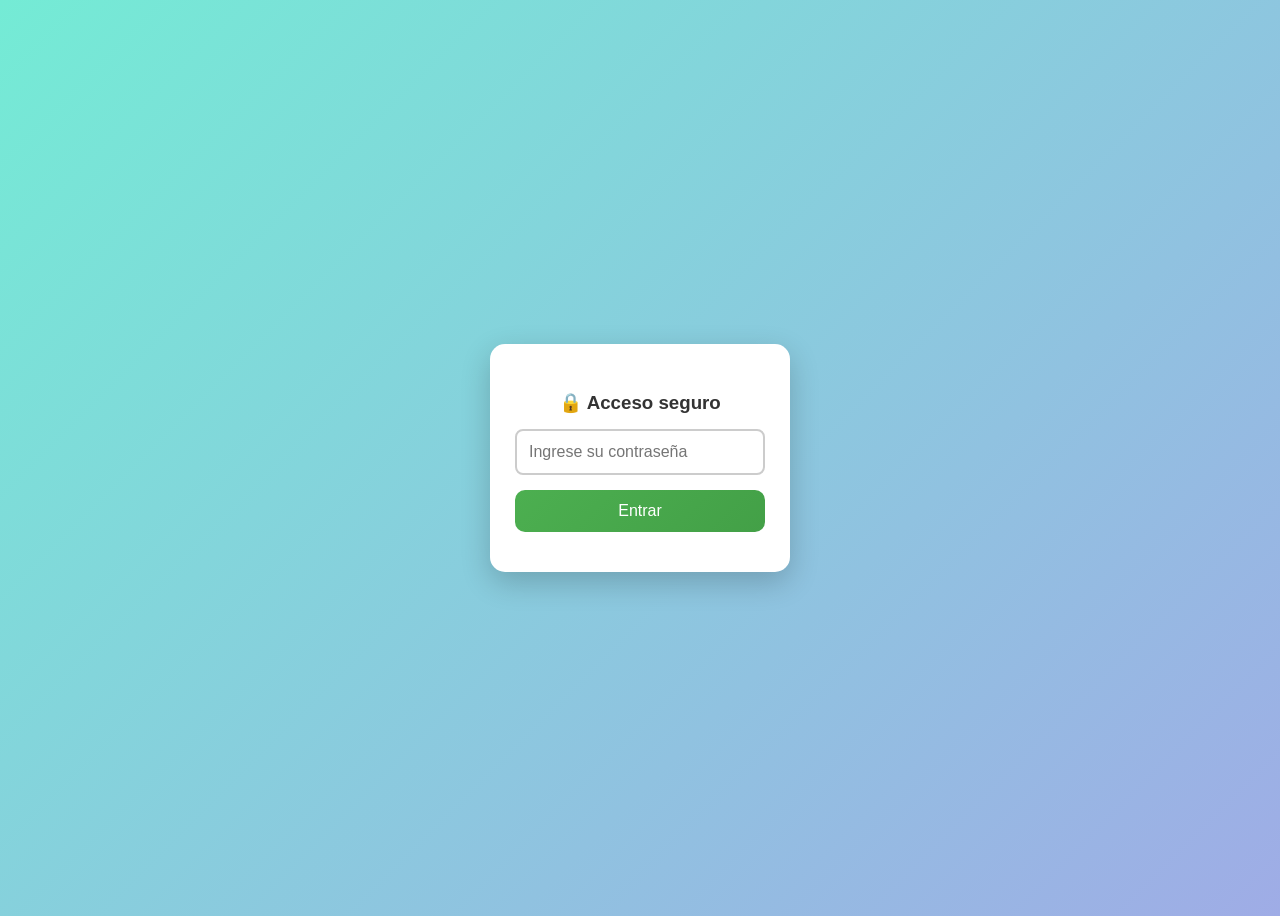
<file: index.html>
<!DOCTYPE html>
<html lang="es">
<head>
    <meta charset="UTF-8">
    <title>Acceso</title>
    <meta name="viewport" content="width=device-width, initial-scale=1.0">

    <!-- SOLO ESTE CSS -->
    <link rel="stylesheet" href="css/login.css">
</head>

<body>

    <div class="box" id="login">
        <h3>🔒 Acceso seguro</h3>

        <input 
            type="password" 
            id="clave" 
            placeholder="Ingrese su contraseña"
            onkeydown="enterPresionado(event)"
        >

        <button onclick="validar()">Entrar</button>

        <div class="error" id="error"></div>
    </div>

    <div class="box bienvenida" id="bienvenida" style="display:none;">
        <h2>✨ Bienvenido José</h2>
        <p>Redirigiendo...</p>
    </div>

    <script src="js/login.js"></script>
</body>
</html>
</file>
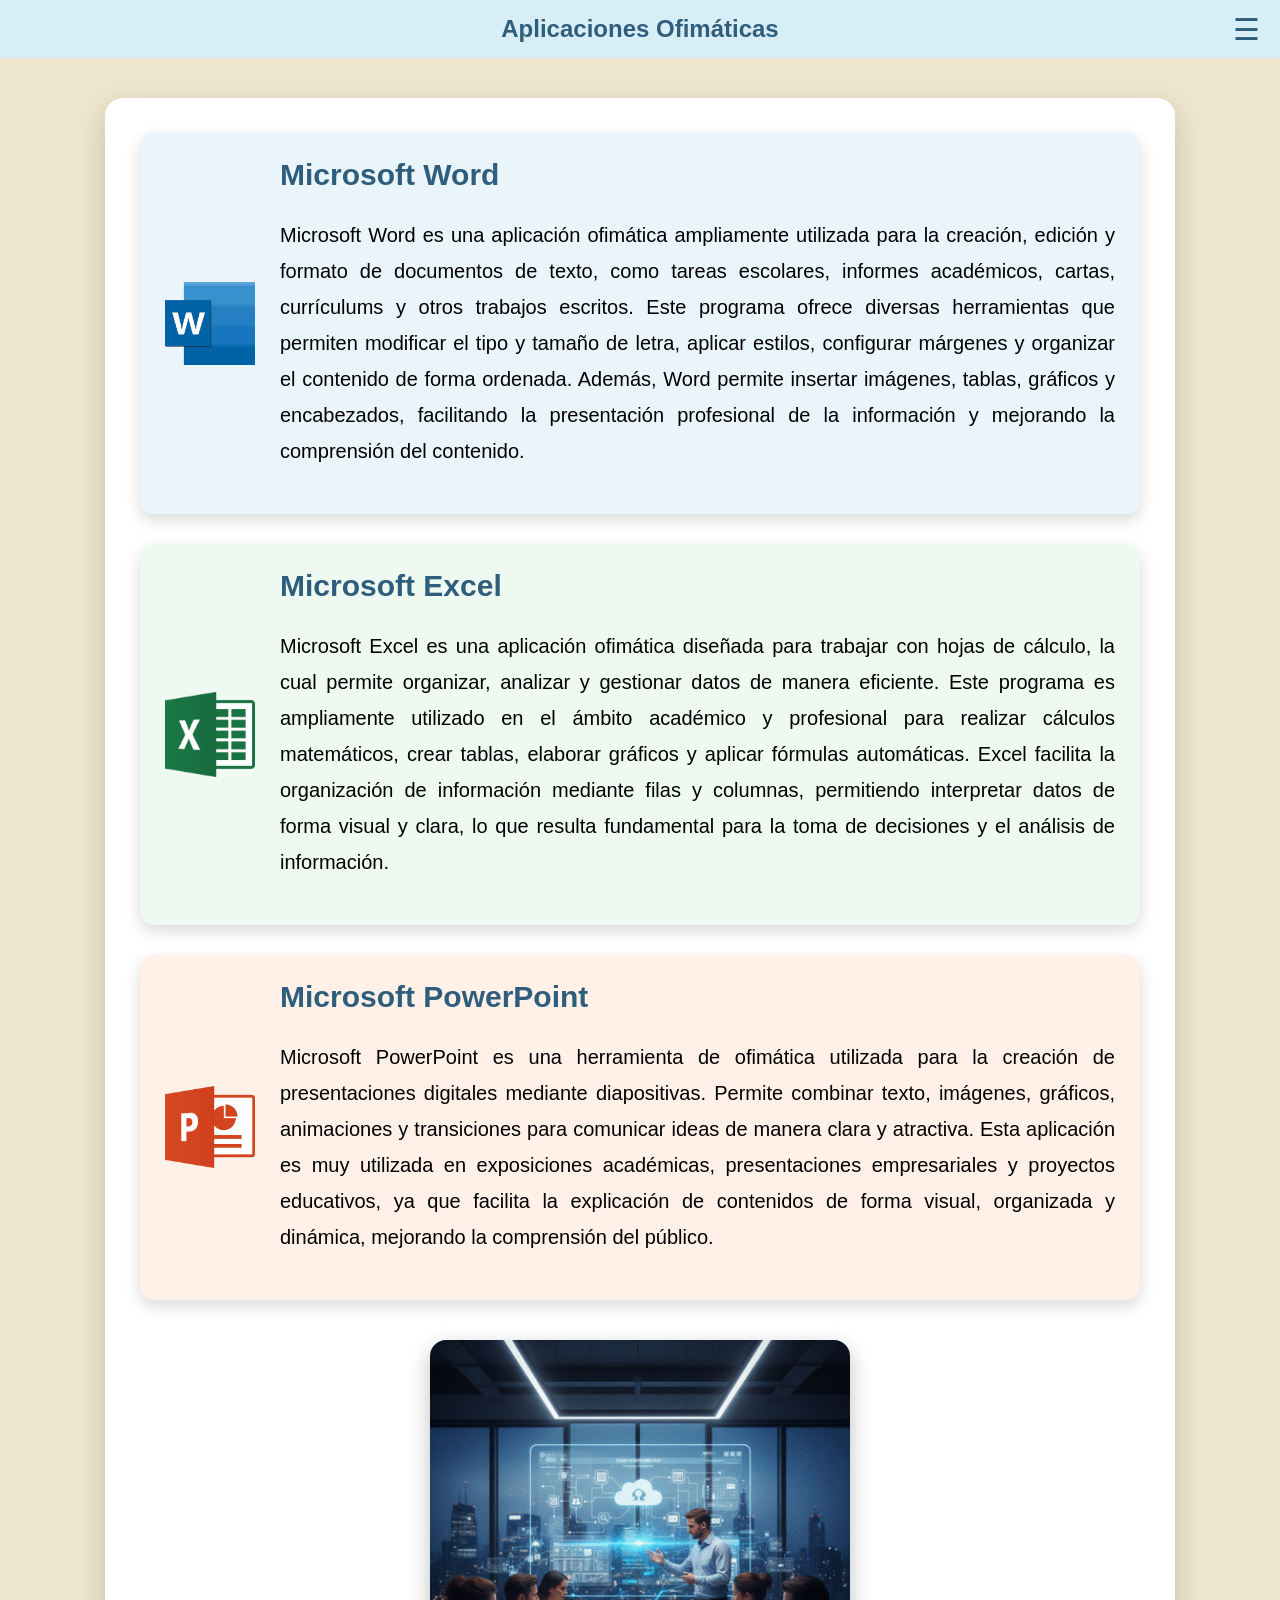
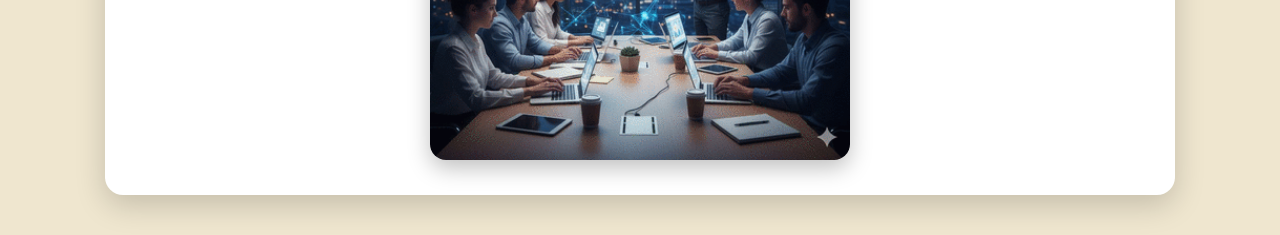
<file: aplicaciones-ofimaticas.html>
<!DOCTYPE html>
<html lang="es">
<head>
<meta charset="UTF-8">
<title>Aplicaciones Ofimáticas</title>
<meta name="viewport" content="width=device-width, initial-scale=1.0">
<link rel="stylesheet" href="css/style.css">
</head>

<body>

<header>
  <h1>Aplicaciones Ofimáticas</h1>
  <div class="hamburger" onclick="toggleMenu()">☰</div>
</header>

<!-- MENÚ -->
<div class="menu-overlay" id="menu">
  <div class="close-btn" onclick="toggleMenu()">✖</div>
  <ul>
    <li><a href="introduccion.html" onclick="toggleMenu()">Introducción</a></li>
    <li><a href="objetivos.html" onclick="toggleMenu()">Objetivos</a></li>
    <li><a href="descripcion-general.html" onclick="toggleMenu()">Descripción General</a></li>
    <li><a href="aplicaciones-ofimaticas.html" onclick="toggleMenu()">Aplicaciones Ofimáticas</a></li>
    <li><a href="glosario.html" onclick="toggleMenu()">Glosario</a></li>
    <li><a href="practica.html" onclick="toggleMenu()">Práctica</a></li>
  </ul>
</div>

<section class="contenido">

  <!-- WORD -->
  <div class="app-card word">
    <img src="images/word.jpg" alt="Microsoft Word">
    <div>
     <h2>Microsoft Word</h2>
		<p class="justify">
		  Microsoft Word es una aplicación ofimática ampliamente utilizada para la creación,
		  edición y formato de documentos de texto, como tareas escolares, informes académicos,
		  cartas, currículums y otros trabajos escritos. Este programa ofrece diversas
		  herramientas que permiten modificar el tipo y tamaño de letra, aplicar estilos,
		  configurar márgenes y organizar el contenido de forma ordenada. Además, Word permite
		  insertar imágenes, tablas, gráficos y encabezados, facilitando la presentación
		  profesional de la información y mejorando la comprensión del contenido.
		</p>

    </div>
  </div>

  <!-- EXCEL -->
  <div class="app-card excel">
    <div>
	<h2>Microsoft Excel</h2>
		<p class="justify">
		  Microsoft Excel es una aplicación ofimática diseñada para trabajar con hojas de
		  cálculo, la cual permite organizar, analizar y gestionar datos de manera eficiente.
		  Este programa es ampliamente utilizado en el ámbito académico y profesional para
		  realizar cálculos matemáticos, crear tablas, elaborar gráficos y aplicar fórmulas
		  automáticas. Excel facilita la organización de información mediante filas y columnas,
		  permitiendo interpretar datos de forma visual y clara, lo que resulta fundamental
		  para la toma de decisiones y el análisis de información.
		</p>

    </div>
    <img src="images/excel.jpg" alt="Microsoft Excel">
  </div>

  <!-- POWERPOINT -->
  <div class="app-card powerpoint">
    <img src="images/point.jpg" alt="Microsoft PowerPoint">
    <div>
	<h2>Microsoft PowerPoint</h2>
		<p class="justify">
		  Microsoft PowerPoint es una herramienta de ofimática utilizada para la creación de
		  presentaciones digitales mediante diapositivas. Permite combinar texto, imágenes,
		  gráficos, animaciones y transiciones para comunicar ideas de manera clara y atractiva.
		  Esta aplicación es muy utilizada en exposiciones académicas, presentaciones
		  empresariales y proyectos educativos, ya que facilita la explicación de contenidos
		  de forma visual, organizada y dinámica, mejorando la comprensión del público.
		</p>

    </div>
  </div>

  <!-- IMAGEN FINAL -->
  <div class="imagen-final">
    <img src="images/gif-descri.gif" alt="Trabajo colaborativo con herramientas ofimáticas">
  </div>

</section>

<script src="js/menu.js"></script>
</body>
</html>
</file>
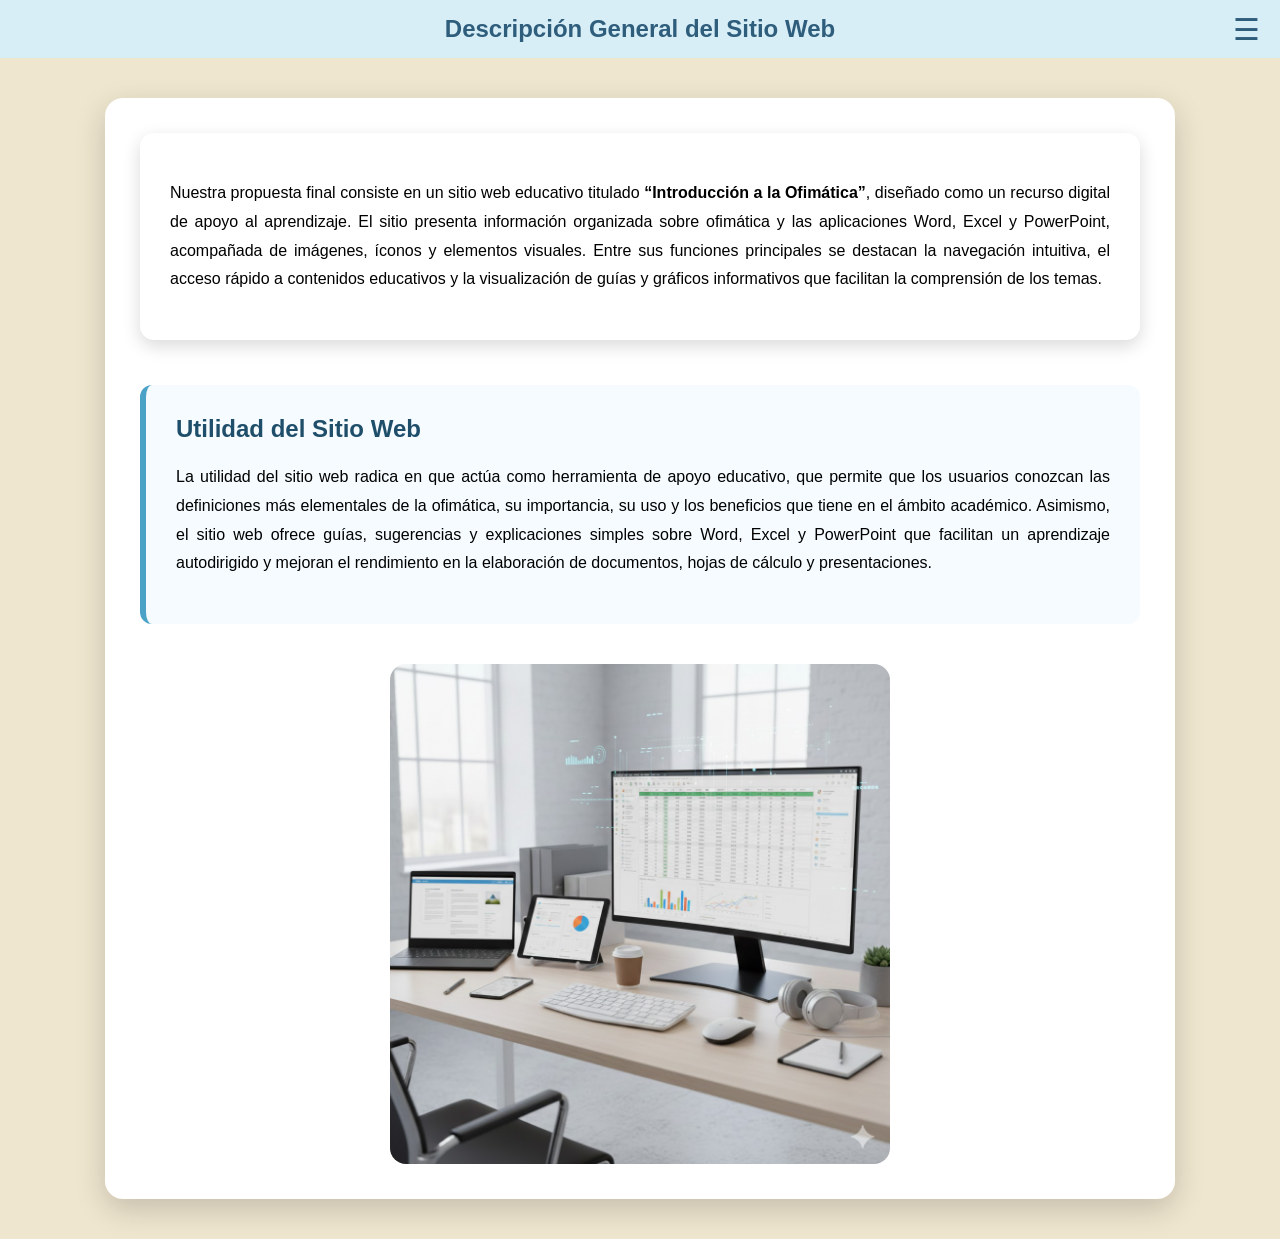
<file: descripcion-general.html>
<!DOCTYPE html>
<html lang="es">
<head>
<meta charset="UTF-8">
<title>Descripción General</title>
<meta name="viewport" content="width=device-width, initial-scale=1.0">
<link rel="stylesheet" href="css/style.css">
</head>

<body>

<header>
  <h1>Descripción General del Sitio Web</h1>
  <div class="hamburger" onclick="toggleMenu()">☰</div>
</header>

<div class="menu-overlay" id="menu">
  <div class="close-btn" onclick="toggleMenu()">✖</div>
  <ul>
    <li><a href="introduccion.html" onclick="toggleMenu()">Introducción</a></li>
    <li><a href="objetivos.html" onclick="toggleMenu()">Objetivos</a></li>
    <li><a href="descripcion-general.html" onclick="toggleMenu()">Descripción General</a></li>
    <li><a href="aplicaciones-ofimaticas.html" onclick="toggleMenu()">Aplicaciones Ofimáticas</a></li>
    <li><a href="glosario.html" onclick="toggleMenu()">Glosario</a></li>
    <li><a href="practica.html" onclick="toggleMenu()">Práctica</a></li>
  </ul>
</div>

<section class="contenido">

  <!-- DESCRIPCIÓN -->
  <div class="card-descripcion">
    <p class="justify">
      Nuestra propuesta final consiste en un sitio web educativo titulado
      <b>“Introducción a la Ofimática”</b>, diseñado como un recurso digital de apoyo
      al aprendizaje. El sitio presenta información organizada sobre ofimática y las
      aplicaciones Word, Excel y PowerPoint, acompañada de imágenes, íconos y elementos
      visuales. Entre sus funciones principales se destacan la navegación intuitiva,
      el acceso rápido a contenidos educativos y la visualización de guías y gráficos
      informativos que facilitan la comprensión de los temas.
    </p>
  </div>
  <!-- UTILIDAD -->
  <div class="utilidad-box">
    <h2>Utilidad del Sitio Web</h2>
    <p class="justify">
      La utilidad del sitio web radica en que actúa como herramienta de apoyo educativo,
      que permite que los usuarios conozcan las definiciones más elementales de la
      ofimática, su importancia, su uso y los beneficios que tiene en el ámbito académico.
      Asimismo, el sitio web ofrece guías, sugerencias y explicaciones simples sobre Word,
      Excel y PowerPoint que facilitan un aprendizaje autodirigido y mejoran el rendimiento
      en la elaboración de documentos, hojas de cálculo y presentaciones.
    </p>
  </div>

  <!-- IMAGEN -->
  <div class="imagen-descripcion">
    <img src="images/descrip1.jpg" alt="Trabajo colaborativo">
  </div>

</section>

<script src="js/menu.js"></script>
</body>
</html>
</file>
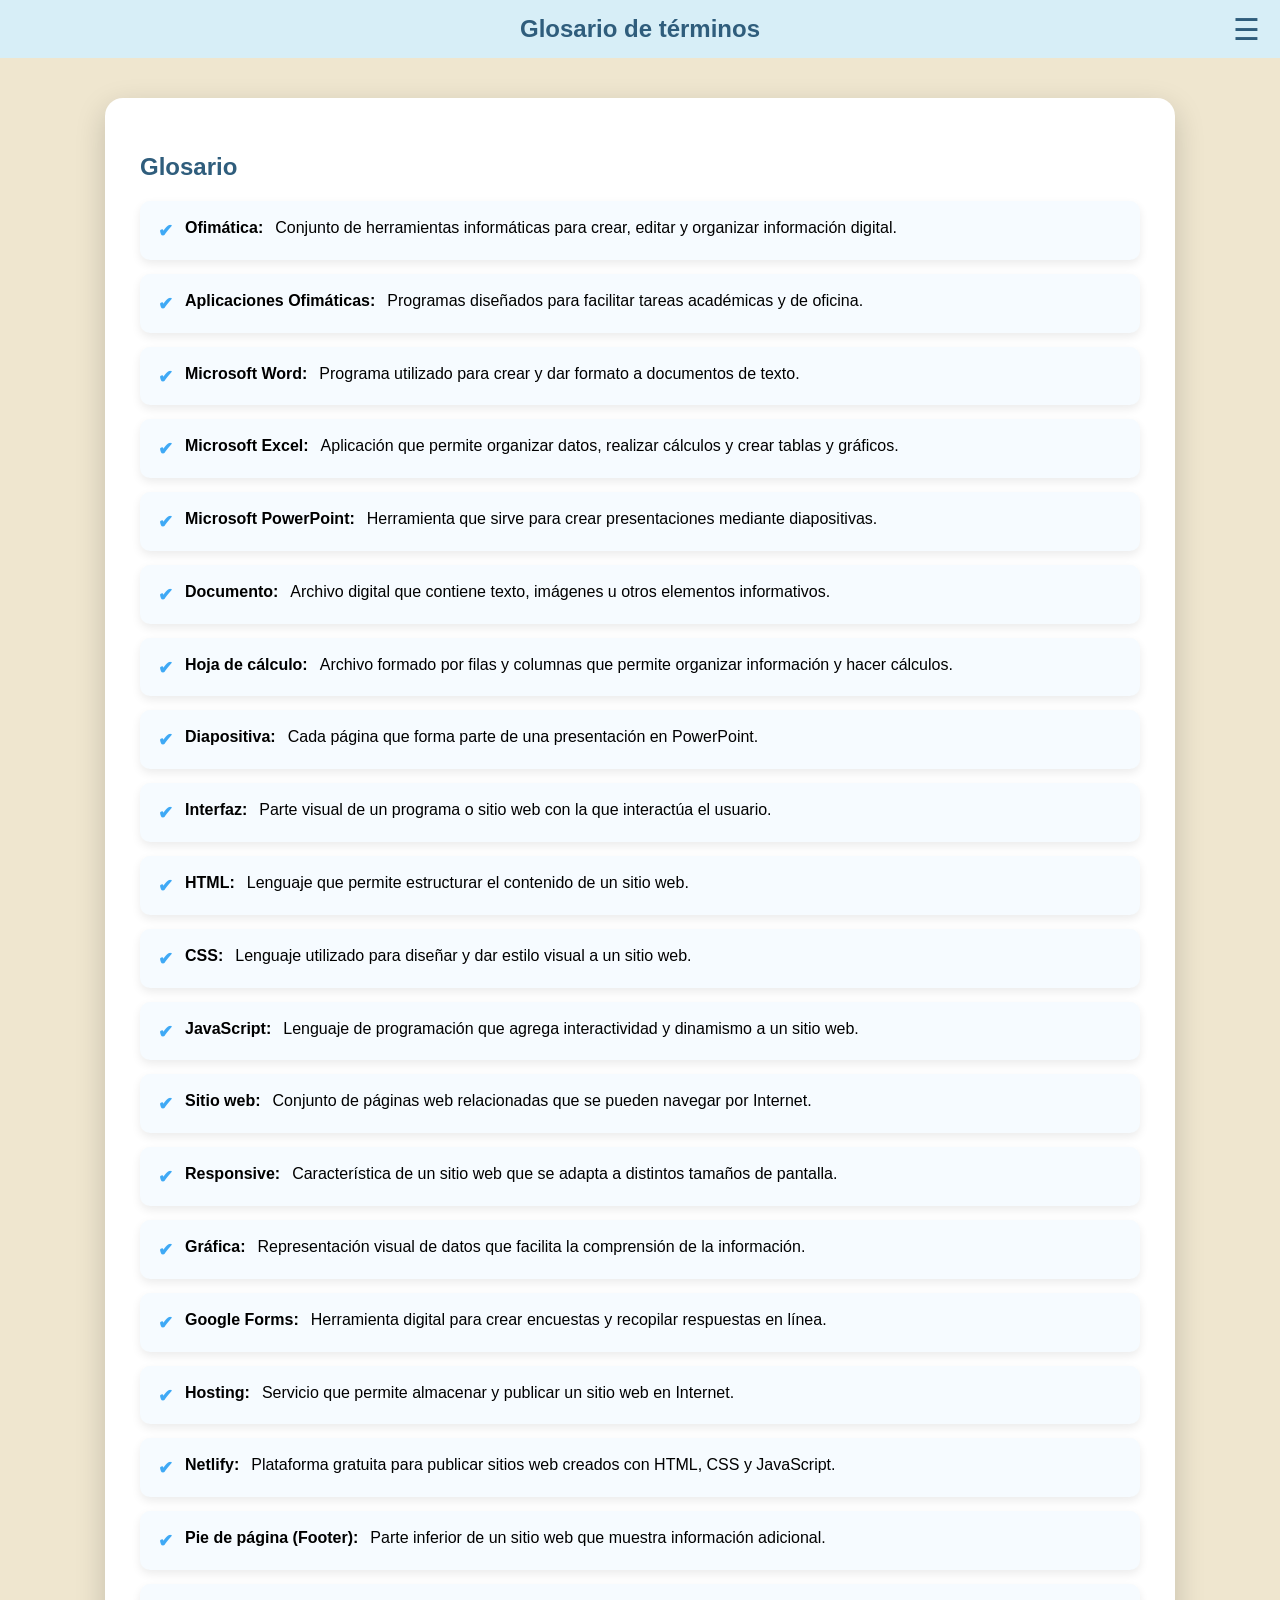
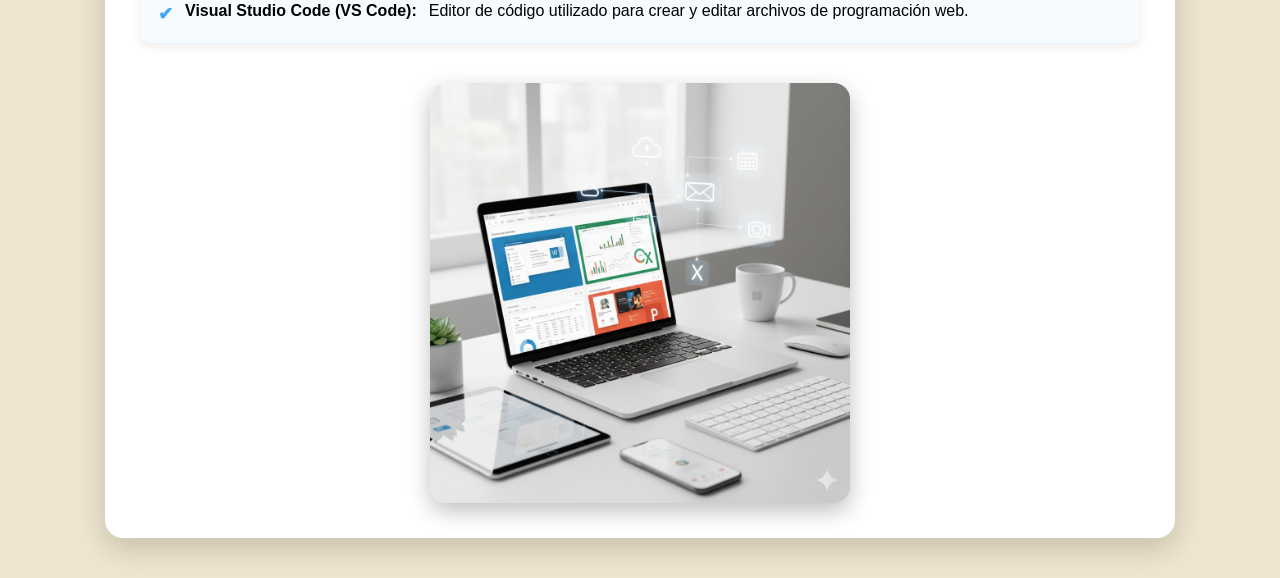
<file: glosario.html>
<!DOCTYPE html>
<html lang="es">
<head>
<meta charset="UTF-8">
<meta name="viewport" content="width=device-width, initial-scale=1.0">
<title>Glosario de términos</title>
<link rel="stylesheet" href="css/style.css">
</head>

<body>

<header>
    <h1>Glosario de términos</h1>
    <div class="hamburger" onclick="toggleMenu()">☰</div>
</header>

<!-- MENÚ -->
<div class="menu-overlay" id="menu">
    <div class="close-btn" onclick="toggleMenu()">✖</div>
    <ul>
        <li><a href="introduccion.html" onclick="toggleMenu()">Introducción</a></li>
        <li><a href="objetivos.html" onclick="toggleMenu()">Objetivos</a></li>
        <li><a href="descripcion-general.html" onclick="toggleMenu()">Descripción General</a></li>
        <li><a href="aplicaciones-ofimaticas.html" onclick="toggleMenu()">Aplicaciones Ofimáticas</a></li>
        <li><a href="glosario.html" onclick="toggleMenu()">Glosario de términos</a></li>
        <li><a href="practica.html" onclick="toggleMenu()">Práctica</a></li>
    </ul>
</div>

<section class="contenido">

    <h2 class="titulo-glosario">Glosario</h2>

    <ul class="lista-glosario">
        <li><span class="check">✔</span><b> Ofimática:</b> Conjunto de herramientas informáticas para crear, editar y organizar información digital.</li>
        <li><span class="check">✔</span><b> Aplicaciones Ofimáticas:</b> Programas diseñados para facilitar tareas académicas y de oficina.</li>
        <li><span class="check">✔</span><b> Microsoft Word:</b> Programa utilizado para crear y dar formato a documentos de texto.</li>
        <li><span class="check">✔</span><b> Microsoft Excel:</b> Aplicación que permite organizar datos, realizar cálculos y crear tablas y gráficos.</li>
        <li><span class="check">✔</span><b> Microsoft PowerPoint:</b> Herramienta que sirve para crear presentaciones mediante diapositivas.</li>
        <li><span class="check">✔</span><b> Documento:</b> Archivo digital que contiene texto, imágenes u otros elementos informativos.</li>
        <li><span class="check">✔</span><b> Hoja de cálculo:</b> Archivo formado por filas y columnas que permite organizar información y hacer cálculos.</li>
        <li><span class="check">✔</span><b> Diapositiva:</b> Cada página que forma parte de una presentación en PowerPoint.</li>
        <li><span class="check">✔</span><b> Interfaz:</b> Parte visual de un programa o sitio web con la que interactúa el usuario.</li>
        <li><span class="check">✔</span><b> HTML:</b> Lenguaje que permite estructurar el contenido de un sitio web.</li>
        <li><span class="check">✔</span><b> CSS:</b> Lenguaje utilizado para diseñar y dar estilo visual a un sitio web.</li>
        <li><span class="check">✔</span><b> JavaScript:</b> Lenguaje de programación que agrega interactividad y dinamismo a un sitio web.</li>
        <li><span class="check">✔</span><b> Sitio web:</b> Conjunto de páginas web relacionadas que se pueden navegar por Internet.</li>
        <li><span class="check">✔</span><b> Responsive:</b> Característica de un sitio web que se adapta a distintos tamaños de pantalla.</li>
        <li><span class="check">✔</span><b> Gráfica:</b> Representación visual de datos que facilita la comprensión de la información.</li>
        <li><span class="check">✔</span><b> Google Forms:</b> Herramienta digital para crear encuestas y recopilar respuestas en línea.</li>
        <li><span class="check">✔</span><b> Hosting:</b> Servicio que permite almacenar y publicar un sitio web en Internet.</li>
        <li><span class="check">✔</span><b> Netlify:</b> Plataforma gratuita para publicar sitios web creados con HTML, CSS y JavaScript.</li>
        <li><span class="check">✔</span><b> Pie de página (Footer):</b> Parte inferior de un sitio web que muestra información adicional.</li>
        <li><span class="check">✔</span><b> Visual Studio Code (VS Code):</b> Editor de código utilizado para crear y editar archivos de programación web.</li>
    </ul>

    <!-- IMAGEN FINAL -->
    <div class="imagen-glosario-final">
        <img src="images/glosario2.jpg" alt="Glosario de ofimática">
    </div>

</section>

<script src="js/menu.js"></script>
</body>
</html>
</file>
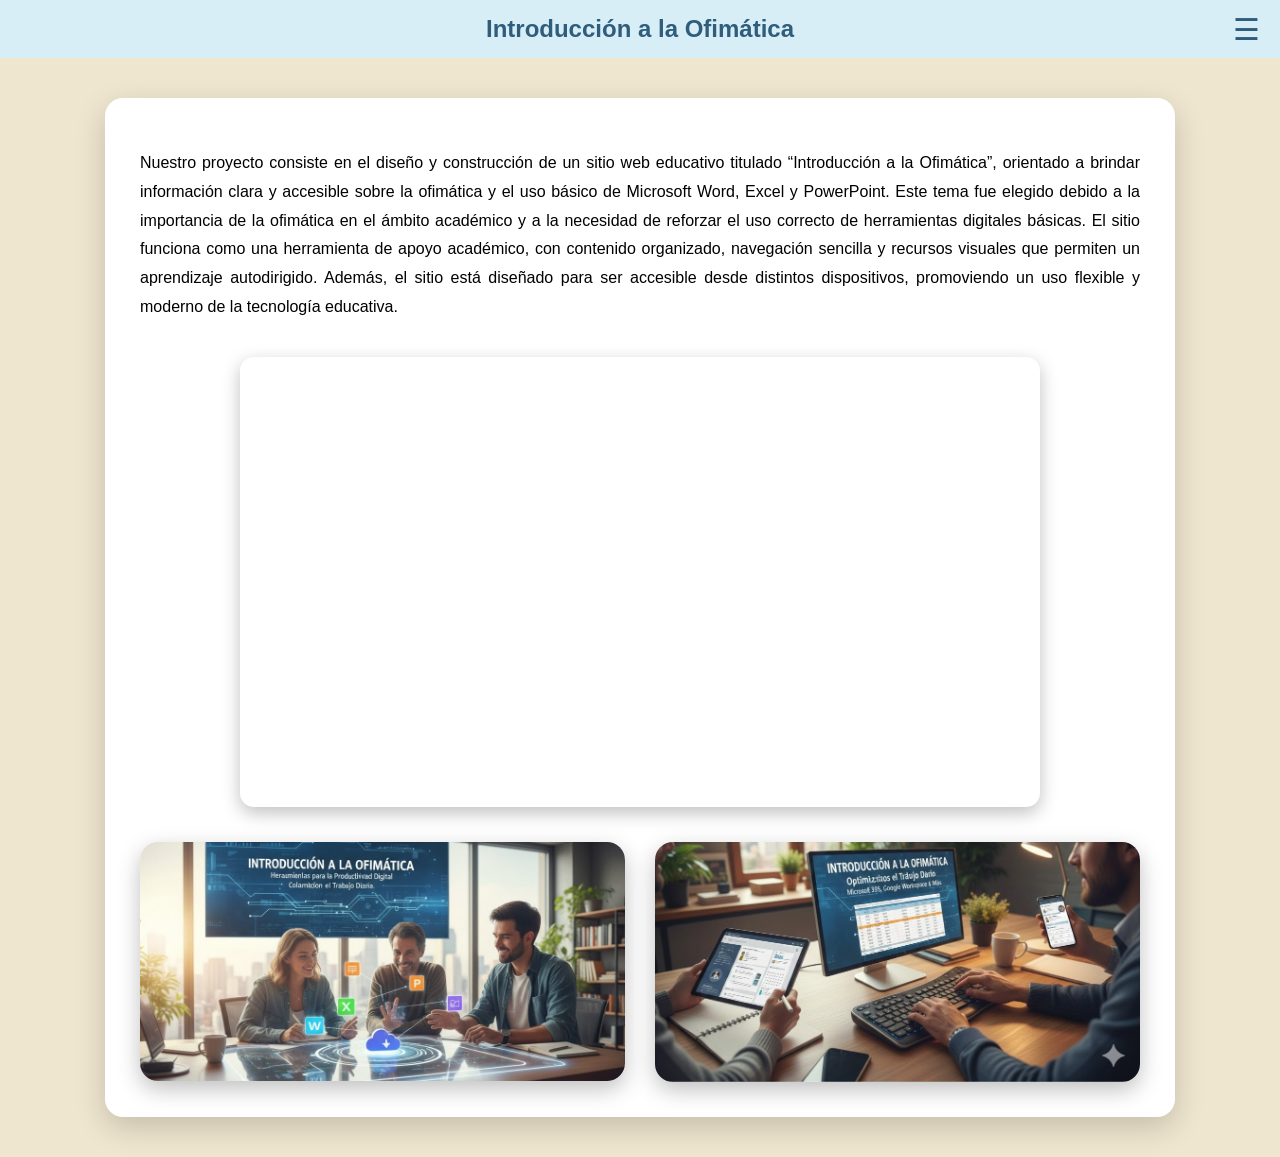
<file: introduccion.html>
<!DOCTYPE html>
<html lang="es">
<head>
<meta charset="UTF-8">
<title>Introducción</title>
<meta name="viewport" content="width=device-width, initial-scale=1.0">
<link rel="stylesheet" href="css/style.css">
</head>
<body>

<header>
  <h1>Introducción a la Ofimática</h1>
  <div class="hamburger" onclick="toggleMenu()">☰</div>
</header>

<div class="menu-overlay" id="menu">
  <div class="close-btn" onclick="toggleMenu()">✖</div>
  <ul>
    <li><a href="introduccion.html" onclick="toggleMenu()">Introducción</a></li>
    <li><a href="objetivos.html" onclick="toggleMenu()">Objetivos</a></li>
    <li><a href="descripcion-general.html" onclick="toggleMenu()">Descripción General</a></li>
    <li><a href="aplicaciones-ofimaticas.html" onclick="toggleMenu()">Aplicaciones Ofimáticas</a></li>
    <li><a href="glosario.html" onclick="toggleMenu()">Glosario</a></li>
    <li><a href="practica.html" onclick="toggleMenu()">Práctica</a></li>
  </ul>
</div>

<section class="contenido justify">
  <p class="justify">
    Nuestro proyecto consiste en el diseño y construcción de un sitio web educativo titulado 
	“Introducción a la Ofimática”, orientado a brindar información clara y accesible 
	sobre la ofimática y el uso básico de Microsoft Word, Excel y PowerPoint. Este tema
	fue elegido debido a la importancia de la ofimática en el ámbito académico y a la 
	necesidad de reforzar el uso correcto de herramientas digitales básicas. El sitio 
	funciona como una herramienta de apoyo académico, con contenido organizado, navegación 
	sencilla y recursos visuales que permiten un aprendizaje autodirigido. Además, el 
	sitio está diseñado para ser accesible desde distintos dispositivos, promoviendo un
	uso flexible y moderno de la tecnología educativa.
  </p>
<div class="video-contenedor">
	<iframe 
	  src="https://www.youtube.com/embed/Et9Eprj3oZY"
	  title="Introducción a la Ofimática"
	  frameborder="0"
	  allow="accelerometer; autoplay; clipboard-write; encrypted-media; gyroscope; picture-in-picture"
	  allowfullscreen>
	</iframe>

	</div>
  <div class="imagenes">
	

    <img src="images/imageIntro1.jpg" alt="Ofimática en equipo">
    <img src="images/imageIntro2.jpg" alt="Trabajo con aplicaciones ofimáticas">
  </div>
</section>

<script src="js/menu.js"></script>
</body>
</html>
</file>
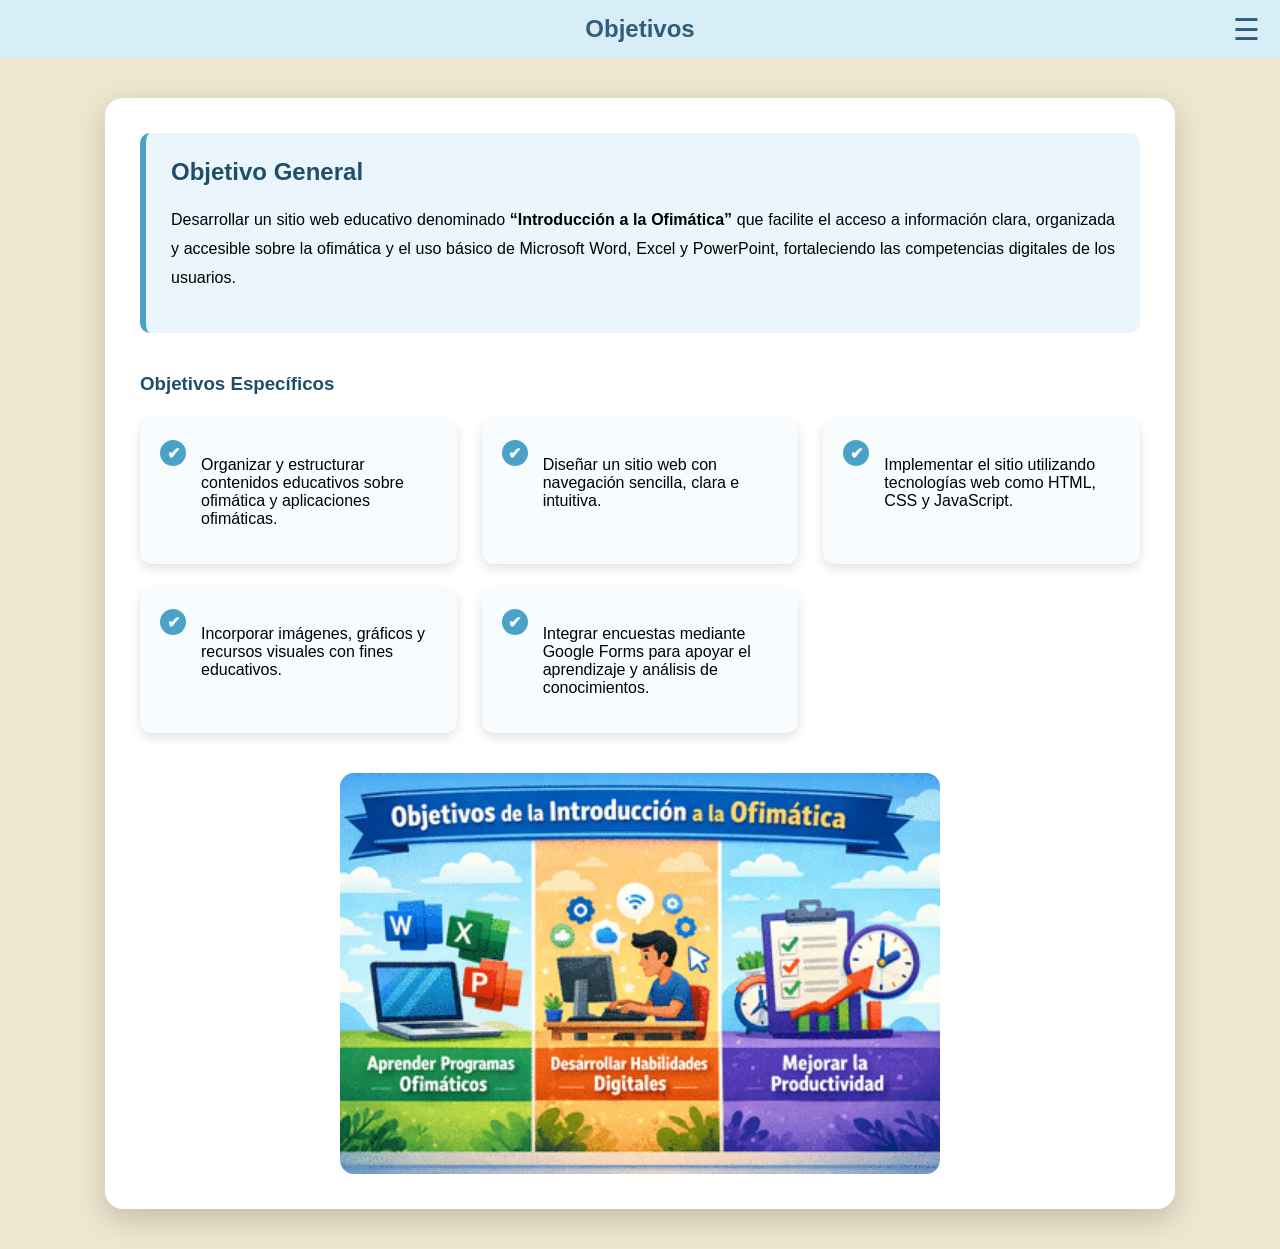
<file: objetivos.html>
<!DOCTYPE html>
<html lang="es">
<head>
<meta charset="UTF-8">
<title>Objetivos</title>
<meta name="viewport" content="width=device-width, initial-scale=1.0">
<link rel="stylesheet" href="css/style.css">
</head>
<body>

<header>
  <h1>Objetivos</h1>
  <div class="hamburger" onclick="toggleMenu()">☰</div>
</header>

<div class="menu-overlay" id="menu">
  <div class="close-btn" onclick="toggleMenu()">✖</div>
  <ul>
    <li><a href="introduccion.html" onclick="toggleMenu()">Introducción</a></li>
    <li><a href="objetivos.html" onclick="toggleMenu()">Objetivos</a></li>
    <li><a href="descripcion-general.html" onclick="toggleMenu()">Descripción General</a></li>
    <li><a href="aplicaciones-ofimaticas.html" onclick="toggleMenu()">Aplicaciones Ofimáticas</a></li>
    <li><a href="glosario.html" onclick="toggleMenu()">Glosario</a></li>
    <li><a href="practica.html" onclick="toggleMenu()">Práctica</a></li>
  </ul>
</div>

<section class="contenido">

  <!-- OBJETIVO GENERAL -->
  <div class="objetivo-general">
    <h2>Objetivo General</h2>
    <p class="justify">
      Desarrollar un sitio web educativo denominado <b>“Introducción a la Ofimática”</b>
      que facilite el acceso a información clara, organizada y accesible sobre la
      ofimática y el uso básico de Microsoft Word, Excel y PowerPoint, fortaleciendo
      las competencias digitales de los usuarios.
    </p>
  </div>

  <!-- OBJETIVOS ESPECÍFICOS -->
  <h3 class="titulo-especificos">Objetivos Específicos</h3>

  <div class="objetivos-grid">
    <div class="objetivo-card">
      <span>✔</span>
      <p>Organizar y estructurar contenidos educativos sobre ofimática y aplicaciones ofimáticas.</p>
    </div>

    <div class="objetivo-card">
      <span>✔</span>
      <p>Diseñar un sitio web con navegación sencilla, clara e intuitiva.</p>
    </div>

    <div class="objetivo-card">
      <span>✔</span>
      <p>Implementar el sitio utilizando tecnologías web como HTML, CSS y JavaScript.</p>
    </div>

    <div class="objetivo-card">
      <span>✔</span>
      <p>Incorporar imágenes, gráficos y recursos visuales con fines educativos.</p>
    </div>

    <div class="objetivo-card">
      <span>✔</span>
      <p>Integrar encuestas mediante Google Forms para apoyar el aprendizaje y análisis de conocimientos.</p>
    </div>
  </div>

  <!-- IMAGEN -->
  <div class="imagen-objetivo">
    <img src="images/gif-objetivo.gif" alt="Objetivos de la ofimática">
  </div>

</section>

<script src="js/menu.js"></script>
</body>
</html>
</file>
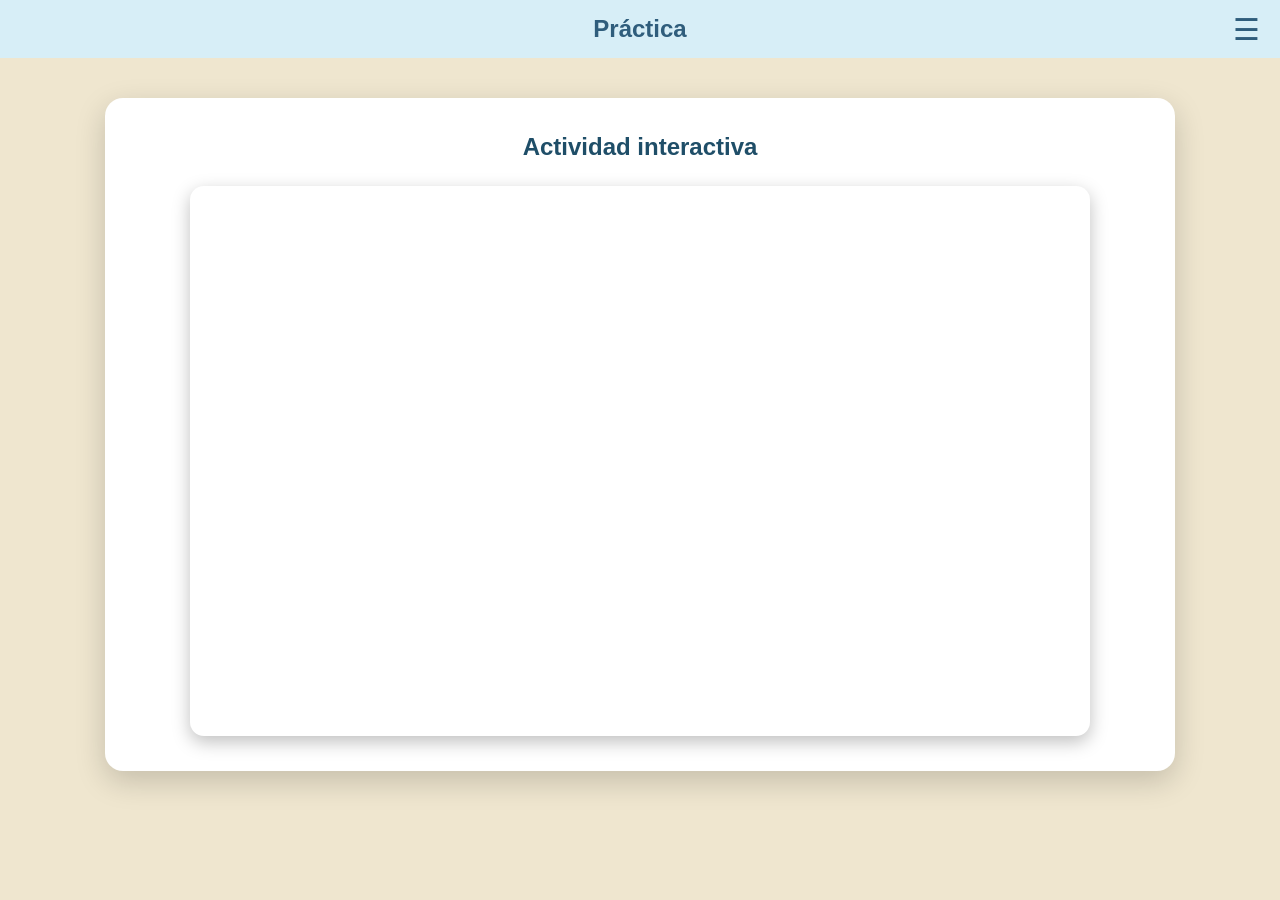
<file: practica.html>
<!DOCTYPE html>
<html lang="es">
<head>
<meta charset="UTF-8">
<meta name="viewport" content="width=device-width, initial-scale=1.0">
<title>Práctica</title>
<link rel="stylesheet" href="css/style.css">
</head>

<body>

<header>
    <h1>Práctica</h1>
    <div class="hamburger" onclick="toggleMenu()">☰</div>
</header>

<!-- MENÚ -->
<div class="menu-overlay" id="menu">
    <div class="close-btn" onclick="toggleMenu()">✖</div>
    <ul>
        <li><a href="introduccion.html" onclick="toggleMenu()">Introducción</a></li>
        <li><a href="objetivos.html" onclick="toggleMenu()">Objetivos</a></li>
        <li><a href="descripcion-general.html" onclick="toggleMenu()">Descripción General</a></li>
        <li><a href="aplicaciones-ofimaticas.html" onclick="toggleMenu()">Aplicaciones Ofimáticas</a></li>
        <li><a href="glosario.html" onclick="toggleMenu()">Glosario de términos</a></li>
        <li><a href="practica.html" onclick="toggleMenu()">Práctica</a></li>
    </ul>
</div>

<section class="contenido">
    <h2 class="titulo-practica">Actividad interactiva</h2>

    <div class="juego-educaplay">
        <iframe 
            allow="fullscreen; autoplay;"
            allowfullscreen
            src="https://es.educaplay.com/juego/27347833-aplicaciones_ofimaticas_crucigrama.html">
        </iframe>
    </div>
</section>

<script src="js/menu.js"></script>
</body>
</html>
</file>
<file: css/login.css>
* {
    box-sizing: border-box;
}

body {
    font-family: "Segoe UI", Arial, sans-serif;
    display: flex;
    justify-content: center;
    align-items: center;
    height: 100vh;
    background: linear-gradient(135deg, #74ebd5, #9face6);
}

/* CONTENEDOR */
.box {
    background: white;
    padding: 30px 25px;
    border-radius: 15px;
    text-align: center;
    width: 300px;
    box-shadow: 0 10px 30px rgba(0,0,0,0.2);
    animation: aparecer 0.8s ease;
}

/* ANIMACIÓN */
@keyframes aparecer {
    from {
        opacity: 0;
        transform: translateY(30px);
    }
    to {
        opacity: 1;
        transform: translateY(0);
    }
}

h3, h2 {
    margin-bottom: 15px;
    color: #333;
}

input {
    width: 100%;
    padding: 12px;
    border: 2px solid #ccc;
    border-radius: 8px;
    font-size: 16px;
    outline: none;
}

input:focus {
    border-color: #4CAF50;
    box-shadow: 0 0 8px rgba(76,175,80,0.4);
}

button {
    width: 100%;
    padding: 12px;
    margin-top: 15px;
    background: linear-gradient(135deg, #4CAF50, #43a047);
    color: white;
    border: none;
    border-radius: 10px;
    font-size: 16px;
    cursor: pointer;
}

button:hover {
    transform: translateY(-2px);
}

.error {
    color: red;
    margin-top: 10px;
    animation: sacudir 0.4s;
}

@keyframes sacudir {
    0% { transform: translateX(0); }
    25% { transform: translateX(-5px); }
    50% { transform: translateX(5px); }
    75% { transform: translateX(-5px); }
    100% { transform: translateX(0); }
}

.bienvenida {
    animation: aparecer 1s ease;
}
</file>
<file: css/style.css>
body {
    margin: 0;
    font-family: "Segoe UI", sans-serif;
    background-color: #efe6cf;
}

/* ================= HEADER ================= */
header {
    background-color: #d7eef7;
    padding: 15px 20px;
    display: flex;
    align-items: center;
    justify-content: center;
    position: relative;
    color: #2f5d7c;
}

header h1 {
    font-size: 24px;
    margin: 0;
    text-align: center;
}

/* ================= HAMBURGUESA ================= */
.hamburger {
    position: absolute;
    right: 20px;
    font-size: 30px;
    cursor: pointer;
    user-select: none;
}

/* ================= MENÚ ================= */
.menu-overlay {
    position: fixed;
    top: 0;
    right: -100%;
    width: 100%;
    height: 100%;
    background-color: rgba(47,93,124,0.97);
    display: flex;
    justify-content: center;
    align-items: center;
    transition: right 0.4s ease;
    z-index: 1000;
}

.menu-overlay.active {
    right: 0;
}

.close-btn {
    position: absolute;
    top: 20px;
    right: 25px;
    font-size: 35px;
    color: white;
    cursor: pointer;
}

.menu-overlay ul {
    list-style: none;
    padding: 0;
    margin: 0;
    text-align: center;
}

.menu-overlay li {
    margin: 20px 0;
}

.menu-overlay a {
    color: white;
    font-size: 22px;
    text-decoration: none;
    font-weight: bold;
}

.menu-overlay a:hover {
    color: #ffe08a;
}

/* ================= CONTENIDO ================= */
.contenido {
    max-width: 1000px;
    margin: 40px auto;
    padding: 35px;
    background-color: white;
    border-radius: 18px;
    box-shadow: 0 10px 30px rgba(0,0,0,0.18);
}

/* texto como antes */
.justify {
    text-align: justify;
    line-height: 1.8;
}

/* ================= IMÁGENES INTRO ================= */
.imagenes {
    display: grid;
    grid-template-columns: repeat(2, 1fr);
    gap: 30px;
    margin-top: 35px;
}

.imagenes img {
    width: 100%;
    border-radius: 18px;
    box-shadow: 0 8px 22px rgba(0,0,0,0.25);
    transition: transform 0.4s ease, box-shadow 0.4s ease;
}

.imagenes img:hover {
    transform: scale(1.06);
    box-shadow: 0 14px 35px rgba(0,0,0,0.35);
}

/* ================= OBJETIVOS ================= */
.objetivos {
    display: grid;
    grid-template-columns: repeat(auto-fit, minmax(260px, 1fr));
    gap: 25px;
    margin-top: 30px;
}

.objetivo {
    background: linear-gradient(135deg, #eef6fb, #ffffff);
    padding: 25px;
    border-radius: 16px;
    box-shadow: 0 6px 18px rgba(0,0,0,0.15);
    transition: transform 0.3s ease;
}

.objetivo:hover {
    transform: translateY(-6px);
}

.objetivo h3 {
    margin-top: 0;
    color: #1f4e68;
}

/* ================= GLOSARIO ================= */
.lista-glosario li {
    margin-bottom: 12px;
    line-height: 1.6;
}

/* ================= RESPONSIVE ================= */
@media (max-width: 900px) {
    header h1 {
        font-size: 18px;
    }

    .imagenes {
        grid-template-columns: 1fr;
    }
}
/* OBJETIVO GENERAL */
.objetivo-general {
    background-color: #eaf6fb;
    border-left: 6px solid #4aa3c7;
    padding: 25px;
    border-radius: 10px;
    margin-bottom: 40px;
}

.objetivo-general h2 {
    margin-top: 0;
    color: #1f4e6b;
}

/* TÍTULO OBJETIVOS ESPECÍFICOS */
.titulo-especificos {
    margin-bottom: 25px;
    color: #1f4e6b;
}

/* GRID DE OBJETIVOS */
.objetivos-grid {
    display: grid;
    grid-template-columns: repeat(auto-fit, minmax(250px, 1fr));
    gap: 25px;
    margin-bottom: 40px;
}

/* TARJETAS */
.objetivo-card {
    background-color: #f8fcff;
    padding: 20px;
    border-radius: 12px;
    box-shadow: 0 4px 12px rgba(0,0,0,0.12);
    display: flex;
    gap: 15px;
    align-items: flex-start;
    transition: transform 0.3s ease, box-shadow 0.3s ease;
}

.objetivo-card span {
    background-color: #4aa3c7;
    color: white;
    font-weight: bold;
    border-radius: 50%;
    width: 26px;
    height: 26px;
    display: flex;
    align-items: center;
    justify-content: center;
    flex-shrink: 0;
}

/* HOVER (interacción que tú querías) */
.objetivo-card:hover {
    transform: translateY(-6px);
    box-shadow: 0 8px 18px rgba(0,0,0,0.2);
}

/* IMAGEN */
.imagen-objetivo img {
    max-width: 600px;
    width: 100%;
    display: block;
    margin: 0 auto;
    border-radius: 14px;
    transition: transform 0.4s ease;
}

.imagen-objetivo img:hover {
    transform: scale(1.05);
}
/* DESCRIPCIÓN GENERAL */
.card-descripcion {
    background-color: #ffffff;
    padding: 30px;
    border-radius: 14px;
    box-shadow: 0 6px 18px rgba(0,0,0,0.15);
    margin-bottom: 45px;
    line-height: 1.7;
}

/* GRID APLICACIONES */
.apps-grid {
    display: flex;
    flex-direction: column;
    gap: 25px;
    margin-bottom: 45px;
}

/* UTILIDAD */
.utilidad-box {
    background-color: #f5fbff;
    padding: 30px;
    border-left: 6px solid #4aa3c7;
    border-radius: 12px;
    margin-bottom: 40px;
}

.utilidad-box h2 {
    margin-top: 0;
    color: #1f4e6b;
}

/* IMAGEN */
.imagen-descripcion img {
    width: 100%;
    max-width: 500px;
    display: block;
    margin: 0 auto;
    border-radius: 16px;
    transition:
}
/* APLICACIONES OFIMÁTICAS */
.app-card {
    display: flex;
    align-items: center;
    gap: 25px;
    padding: 25px;
    margin-bottom: 30px;
    border-radius: 14px;
    box-shadow: 0 6px 16px rgba(0,0,0,0.15);
    transition: transform 0.3s ease, box-shadow 0.3s ease;
}

.app-card:hover {
    transform: translateY(-6px);
    box-shadow: 0 10px 24px rgba(0,0,0,0.25);
}

.app-card img {
    width: 90px;
    transition: transform 0.3s ease;
}

.app-card:hover img {
    transform: scale(1.1);
}

.word {
    background-color: #eaf4fb;
	font-size: 20px
}

.excel {
    background-color: #eef9f1;
    flex-direction: row-reverse;
	font-size: 20px
		
}


.powerpoint {
    background-color: #fff1e8;
	font-size: 20px
}

.app-card h2 {
    margin-top: 0;
    color: #2f5d7c;
}

.imagen-final img {
    width: 100%;
    max-width: 420px;
    display: block;
    margin: 40px auto 0;
    border-radius: 16px;
    box-shadow: 0 8px 22px rgba(0,0,0,0.25);
}
/* APLICACIONES OFIMÁTICAS */
.app-card {
    display: flex;
    align-items: center;
    gap: 25px;
    padding: 25px;
    margin-bottom: 30px;
    border-radius: 14px;
    box-shadow: 0 6px 16px rgba(0,0,0,0.15);
    transition: transform 0.3s ease, box-shadow 0.3s ease;
}

.app-card:hover {
    transform: translateY(-6px);
    box-shadow: 0 10px 24px rgba(0,0,0,0.25);
}

.app-card img {
    width: 90px;
    transition: transform 0.3s ease;
}

.app-card:hover img {
    transform: scale(1.1);
}


.app-card h2 {
    margin-top: 0;
    color: #2f5d7c;
}

.imagen-final img {
    width: 100%;
    max-width: 420px;
    display: block;
    margin: 40px auto 0;
    border-radius: 16px;
    box-shadow: 0 8px 22px rgba(0,0,0,0.25);
}

/* RESPONSIVE */
@media (max-width: 768px) {
    .app-card {
        flex-direction: column;
        text-align: center;
    }
}
/* GLOSARIO */
.titulo-glosario {
    color: #2f5d7c;
    margin-bottom: 20px;
}

.lista-glosario {
    list-style: none;
    padding: 0;
}

.lista-glosario li {
    display: flex;
    align-items: flex-start;
    gap: 12px;
    margin-bottom: 14px;
    line-height: 1.6;
    background-color: #f6fbff;
    padding: 14px 18px;
    border-radius: 10px;
    box-shadow: 0 4px 10px rgba(0,0,0,0.08);
    transition: transform 0.3s ease;
}

.lista-glosario li:hover {
    transform: translateX(6px);
}

.check {
    color: #3fa9f5;
    font-weight: bold;
    font-size: 18px;
    margin-top: 2px;
}

/* IMAGEN FINAL */
.imagen-glosario-final img {
    width: 100%;
    max-width: 420px;
    display: block;
    margin: 40px auto 0;
    border-radius: 16px;
    box-shadow: 0 8px 22px rgba(0,0,0,0.25);
}
/* ===== PRÁCTICA ===== */
.practica {
    text-align: center;
}

.practica-texto {
    background-color: #f4f9fc;
    padding: 25px;
    border-radius: 12px;
    border-left: 6px solid #4fa3c7;
    margin-bottom: 30px;
}

.practica-texto h2 {
    margin-top: 0;
    color: #1f4e68;
	text-align: center;
}

.practica-texto p {
    line-height: 1.7;
    max-width: 800px;
    margin: 0 auto;
}

.juego-educaplay {
    display: flex;
    justify-content: center;
    margin-top: 20px;
}

.juego-educaplay iframe {
    width: 100%;
    max-width: 900px;
    height: 550px;
    border-radius: 14px;
    box-shadow: 0 6px 18px rgba(0,0,0,0.25);
    border: none;
    transition: transform 0.3s ease;
}

.juego-educaplay iframe:hover {
    transform: scale(1.02);
}

/* RESPONSIVE */
@media (max-width: 768px) {
    .juego-educaplay iframe {
        height: 420px;
    }
}

.titulo-practica {
    color: #1f4e68;
    text-align: center;
    margin-top: 0;
    margin-bottom: 25px;
}
.video-contenedor {
    display: flex;
    justify-content: center;
    margin: 35px 0;
}

.video-contenedor iframe {
    width: 100%;
    max-width: 800px;
    height: 450px;
    border-radius: 14px;
    box-shadow: 0 6px 18px rgba(0,0,0,0.25);
}
</file>
